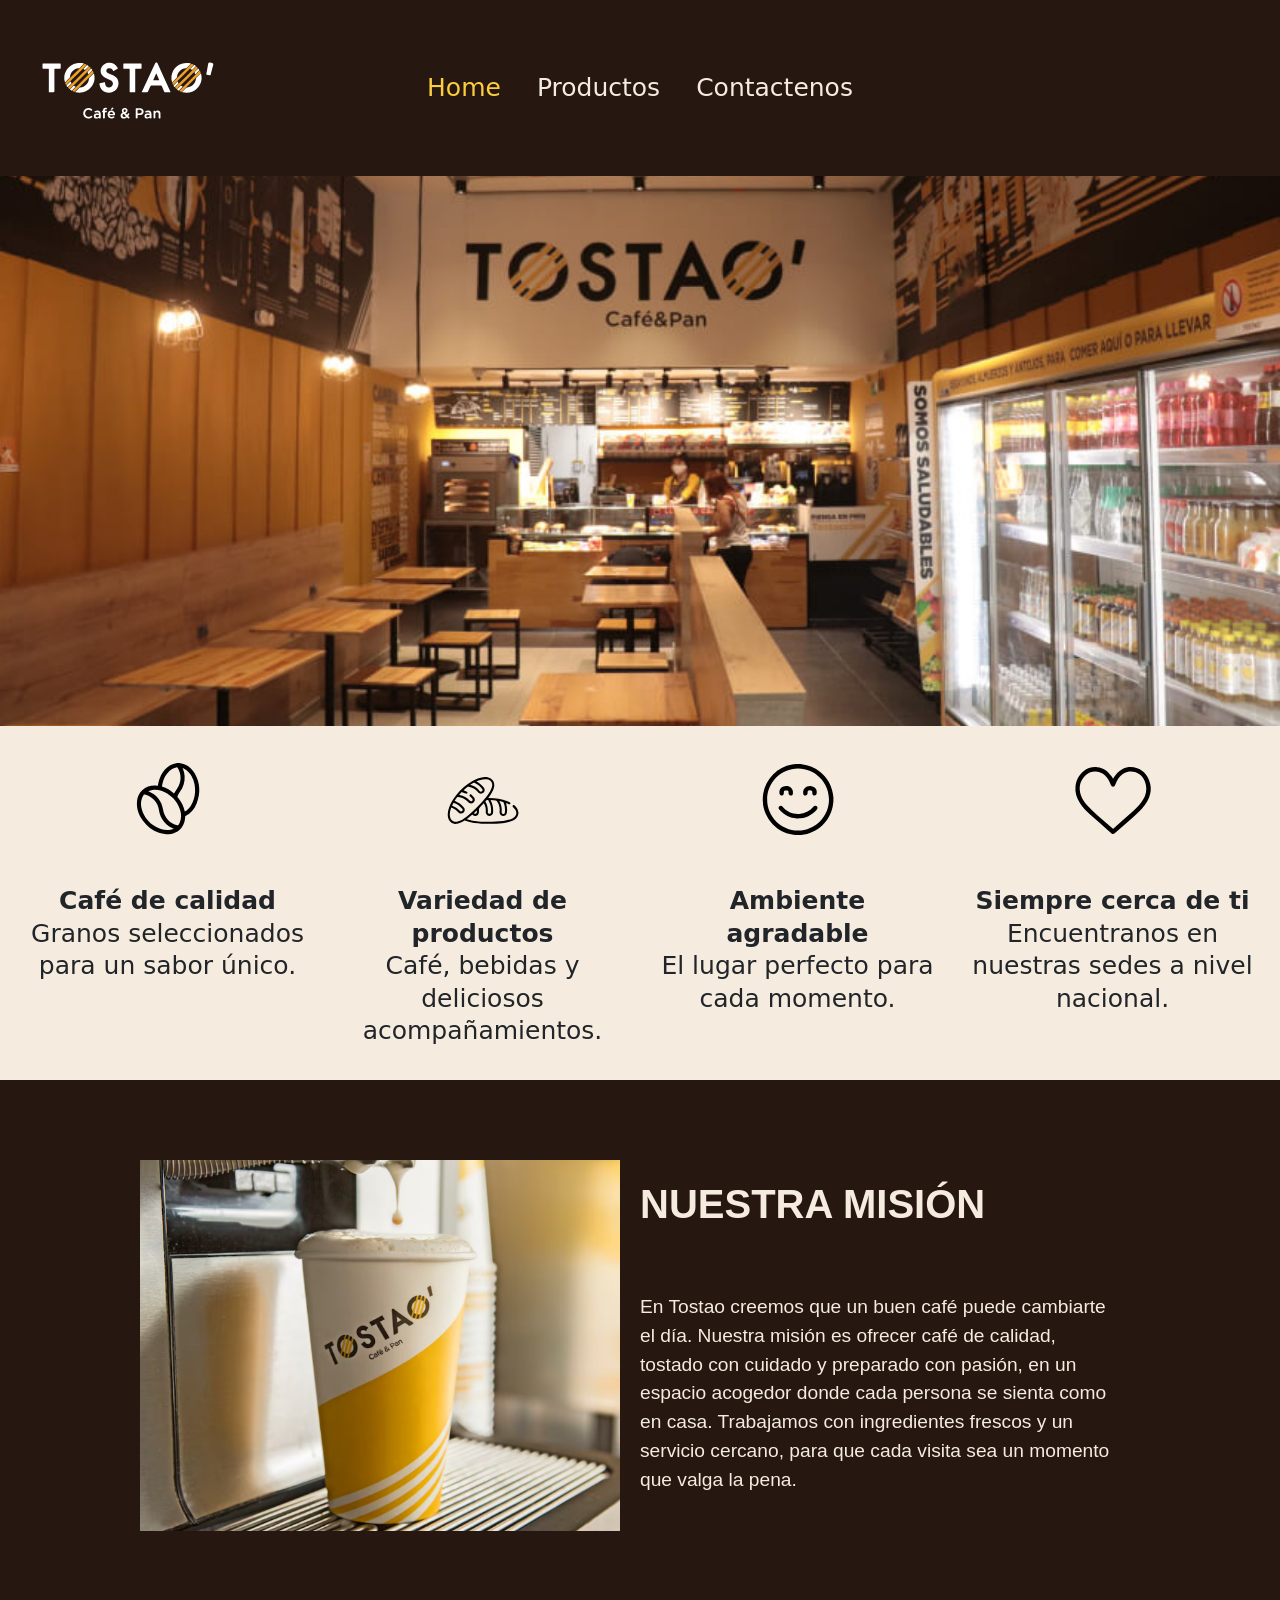
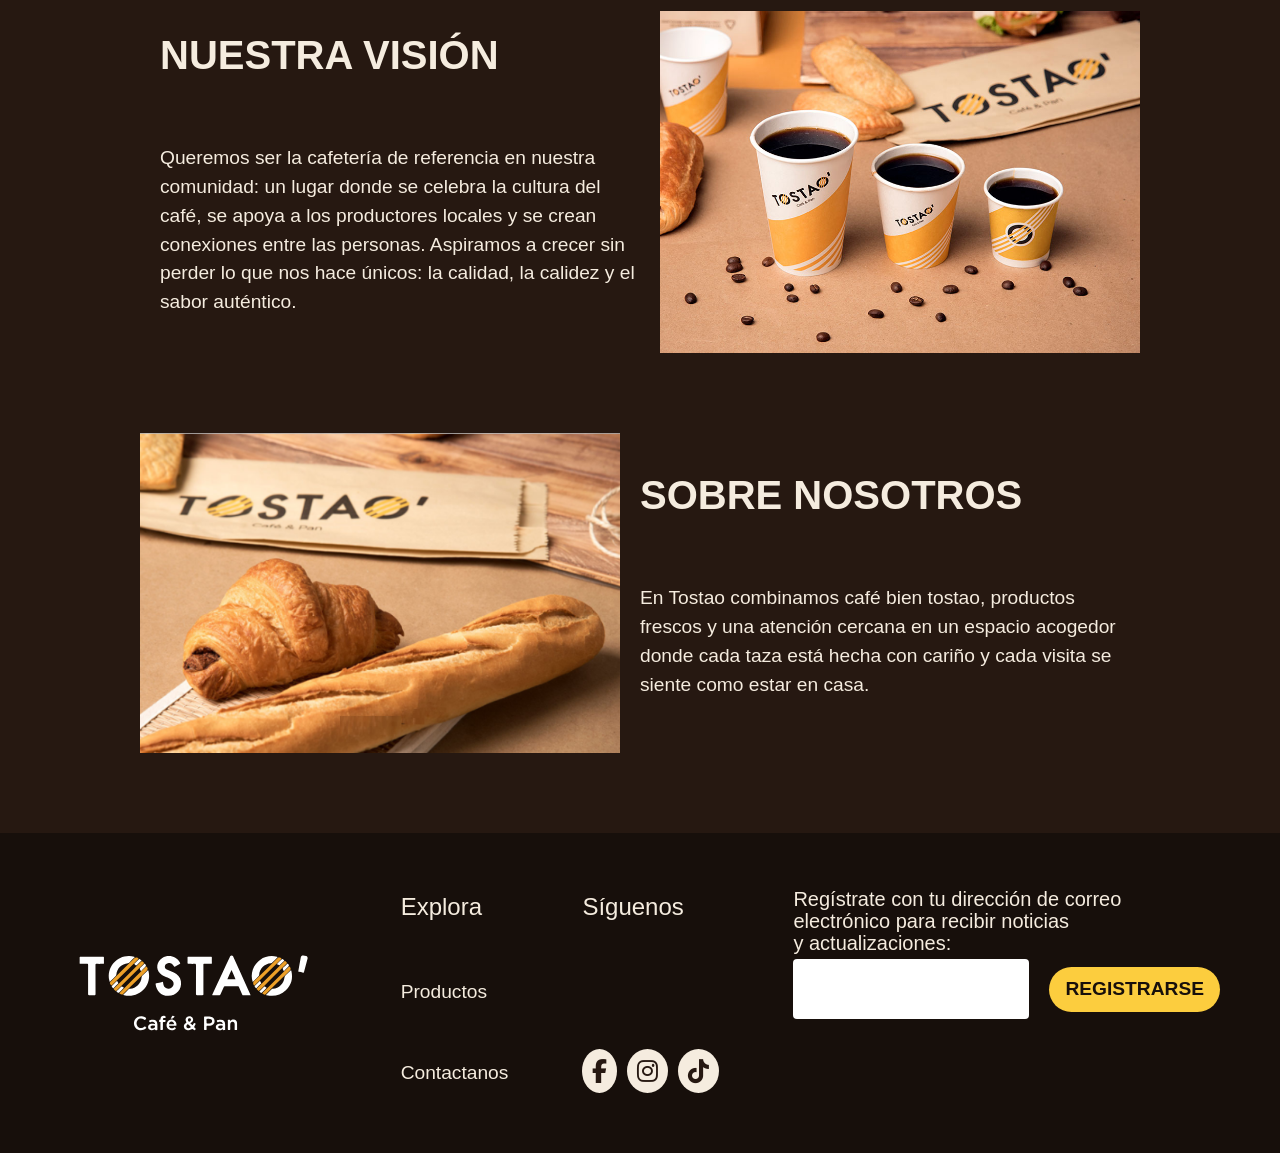
<file: index.html>
<!DOCTYPE html>
<html lang="es">
<head>
    <meta charset="UTF-8">
    <meta name="viewport" content="width=device-width, initial-scale=1.0">
    <title>TOSTAO</title>
    <link rel="stylesheet" href="styles.css">
    <link href="https://cdn.jsdelivr.net/npm/bootstrap@5.0.2/dist/css/bootstrap.min.css" rel="stylesheet" integrity="sha384-EVSTQN3/azprG1Anm3QDgpJLIm9Nao0Yz1ztcQTwFspd3yD65VohhpuuCOmLASjC" crossorigin="anonymous">
    <link rel="stylesheet" href="https://cdnjs.cloudflare.com/ajax/libs/font-awesome/6.5.1/css/all.min.css" integrity="sha512-..." crossorigin="anonymous" referrerpolicy="no-referrer" />
    
</head>
<body class="body">

    <!-- Nav -->
    <nav class="navbar navbar-expand-lg navbar-dark navbar-custom">
        <div class="container-fluid">

            <a class="navbar-brand ms-3 me-4" href="#">
                <img src="IMG/LOGO_HEADER.svg" class="logo-img">
            </a>

            <button class="navbar-toggler" type="button" data-bs-toggle="collapse" data-bs-target="#navbarContenido">
                <span class="navbar-toggler-icon"></span>
            </button>

            <div class="collapse navbar-collapse" id="navbarContenido">
               
                <ul class="navbar-nav">
                    <li class="nav-item">
                        <a class="nav-link disabled item-amarillo" href="#" aria-disabled="true">Home</a>
                    </li>
                        <li class="nav-item">
                            <a class="nav-link" href="productos.html">Productos</a>
                    </li>
                        <li class="nav-item">
                            <a class="nav-link" href="contactenos.html">Contactenos</a>
                    </li>
                </ul>
            </div>
        </div>
    </nav>

    <!-- banner -->
    <div class="banner">
        <div class="media-image">
            <img src="IMG/BANNER.jpg" alt="banner">
        </div>

    </div>

    <!-- imagenes bajo del banner -->
    <section class="caracteristicas">
        <div class="caracteristica">
            <img src="IMG/CAFE.svg" alt="Cafe">
            <h3>
                <BR><b>
                    Café de calidad
                <BR></b>
                    Granos seleccionados para un sabor único.
            </h3>
        </div>

        <div class="caracteristica">
            <img src="IMG/PAN.svg" alt="Pan">
            <h3>
                <BR><b>
                    Variedad de productos
                <BR></b>
                    Café, bebidas y deliciosos acompañamientos.
            </h3>
        </div>

        <div class="caracteristica">
            <img src="IMG/FELIZ.svg" alt="Feliz">
            <h3>
                <BR><b>
                    Ambiente agradable
                <BR></b>
                    El lugar perfecto para cada momento.
            </h3>
        </div>

        <div class="caracteristica">
            <img src="IMG/CORAZON.svg" alt="Corazon">
            <h3>
                <BR><b>
                    Siempre cerca de ti
                <BR></b>
                    Encuentranos en nuestras sedes a nivel nacional.
            </h3>
        </div>
    </section>

    <!-- imagen-mision-txt -->

    <div class="empresa-container">
        <div class="empresa-image">
            <img src="IMG/MISION.png" alt="Mision">
        </div>
        <div class="empresa-text">
            <h1>NUESTRA MISI&Oacute;N</h1>
            <br>
            <br>
             <p>
                En Tostao creemos que un buen café puede cambiarte el día. Nuestra misión es ofrecer café de calidad, tostado con cuidado y preparado con pasión, en un espacio acogedor donde cada persona se sienta como en casa. Trabajamos con ingredientes frescos y un servicio cercano, para que cada visita sea un momento que valga la pena.
            </p>
        </div>
    </div>


    <!-- imagen-vision-txt -->

    <div class="empresa-container">        
        <div class="empresa-text">
            <h1>NUESTRA VISI&Oacute;N</h1>
            <br>
            <br>
             <p>
                Queremos ser la cafetería de referencia en nuestra comunidad: un lugar donde se celebra la cultura del café, se apoya a los productores locales y se crean conexiones entre las personas. Aspiramos a crecer sin perder lo que nos hace únicos: la calidad, la calidez y el sabor auténtico. 
            </p>
        </div>
        <div class="empresa-image">
            <img src="IMG/VISION.png" alt="Vision">
        </div>
    </div>

    <!-- imagen-nosotros-txt -->
    <div class="empresa-container">
        <div class="empresa-image">
            <img src="IMG/SOBRE NOSOTROS.png" alt="Nosotros">
        </div>
        <div class="empresa-text">
            <h1>SOBRE NOSOTROS</h1>
            <br>
            <br>
             <p>
                En Tostao combinamos café bien tostao, productos frescos y una atención cercana en un espacio acogedor donde cada taza está hecha con cariño y cada visita se siente como estar en casa.
            </p>
        </div>
    </div>

    <!-- footer -->
    <footer class="footer">
        <!-- Logo -->
        <div class="footer-logo">
            <img src="IMG/LOGO_FOOTER.svg" alt="Logo">
        </div>

        <!-- Columna 1 -->
        <div class="footer-column">
            <h4>Explora</h4>
            <p><a class="nav-link" href="productos.html">Productos</a></p>
            <p><a class="nav-link" href="contactenos.html">Contactanos</a></p>
        </div>

        <!-- Columna 2 -->
        <div class="footer-column social-column">
            <h4>Síguenos</h4>
            <div class="social-icons">
            <a href="https://www.facebook.com/tostaocafeypan" target="_blank"><i class="fab fa-facebook-f"></i></a>
            <a href="https://www.instagram.com/tostaocafeypan/" target="_blank"><i class="fab fa-instagram"></i></a>
            <a href="https://www.tiktok.com/@tostaocafeypan" target="_blank"><i class="fab fa-tiktok"></i></a>
            </div>
        </div>

        <!-- Registro de correo -->
        <div class="footer-signup">
            <p>Regístrate con tu dirección de correo</p>
            <p>electrónico para recibir noticias</p>
            <p>y actualizaciones:</p>
            <form>
                <input type="email" id="email" placeholder="">
                <button type="submit">REGISTRARSE</button>
            </form>
        </div>
    </footer>

    <!-- Bootstrap JS -->
    <script src="https://cdn.jsdelivr.net/npm/bootstrap@5.3.2/dist/js/bootstrap.bundle.min.js"></script>

</body>
</html>
</file>
<file: styles.css>
:root {
  --color-header: #261811;
  --color-claro: #F5ECDF;
  --color-fondo: #261811;
  --color-footer: #170F0B;
  --font-family: 'Montserrat', sans-serif;
  --Botones_resaltar: #FCCD3E;
  --color-icon: #fe5e1e;
  
}

/* body */

.body {
  background-color: var(--color-fondo);
}

/* nav */

.navbar-custom {
    position: relative;
    background-color:var(--color-header) !important;
    font-size: 25px;
}

/* Logo */
.navbar-brand {
    z-index: 2;
}

.logo-img {
    height: 150px;
    width: auto;
}


#navbarContenido {
    justify-content: center;
}

#navbarContenido .navbar-nav {
    position: absolute;
    left: 50%;
    transform: translateX(-50%);
    display: flex;
    flex-direction: row;
    gap: 20px;
}

.item-amarillo {
    color:var(--Botones_resaltar) !important;
}


.navbar-custom .nav-link{
    color: var(--color-claro);
    font: weight 100px;
}

.navbar-custom .nav-link:hover{
    color:var(--color-texto);
}

/* banner */

.banner {
    width: 100%;
    height: 550px;
    overflow: hidden;
    margin-bottom: 0;
}

.media-image {
    width: 100%;
    height: 100%;
}

.media-image img {
    width: 100%;
    height: 100%;
    object-fit: cover;
    object-position: center;
    display: block;
}

/* Características */
.caracteristicas {
    display: grid;
    background-color: var(--color-claro);
    grid-template-columns: repeat(4, minmax(0, 1fr));
    gap: 20px;
    width: 100%;
    margin: 0 auto;
    padding: 20px;
    box-sizing: border-box;
}

.caracteristica {
    min-width: 0;
    text-align: center;
}

.caracteristica img {
    width: 40%;
    max-width: 140px;
    height: auto;
    aspect-ratio: 4 / 3;
    object-fit: cover;
    display: block;
    border-radius: 8px;
    padding: 0;
    margin: 10px auto 0;
}

.caracteristica h3 {
    font-size: 25px;
    line-height: 1.3;
    overflow-wrap: break-word;
    text-align: center;
    margin: 8px 0 12px;
    padding: 0 5px;
}


/* Contenedor principal empresa */
.empresa-container {
  display: flex; 
  align-items: stretch;   
  max-width: 1000px;       
  margin: 80px auto;
}

/* empresa Imagen */
.empresa-image {
  flex: 1;                
  overflow: hidden;       
}

.empresa-image img {
  width: 100%;            
  height: 100%;           
  object-fit: cover;      
  display: block;
}

/* empresa Texto */
.empresa-text {
  flex: 1;                
  padding: 20px;          
  display: flex;
  flex-direction: column;
  justify-content: center; 
  background-color: var(--color-fondo);
  p{
    color:var(--color-claro)};
    font-family: var(--font-family);
    font-size: larger;
  H1{
    font-weight: bolder;
    color: var(--color-claro);
  } 
}


/* Footer general */
.footer {
  display: flex;
  align-items: stretch;        
  justify-content: space-between;
  background-color: var(--color-footer);   
  color: var(--color-claro);
  padding: 60px 60px;
  flex-wrap: wrap;             
  gap: 20px;
  font-family: var(--font-family);
}

/* Logo */
.footer-logo {
  display: flex;               
  align-items: center;         
  justify-content: center;     
  min-width: 120px;            
}

.footer-logo img {
  height: 200px;               
  width: auto;                 
  object-fit: contain;         
  display: block;
}

/* Links del footer */
.footer-column a {
    color: var(--color-claro);             
    text-decoration: none;   
    transition: color 0.3s;
    font-size: larger;
}

.footer-column a:hover {
    color: var(--color-claro);          
}

/* Columnas de texto y social */
.footer-column {
  display: flex;
  flex-direction: column;
  justify-content: space-between;
  min-width: 100px;
}

/* Columna de redes sociales */
.social-column h3 {
  margin-bottom: 3px;
  font-size: 20px;
  font-weight: bold;
}

.social-icons {
  display: flex;
  gap: 10px;
  align-items: center;
}

.social-icons a {
  color: var(--color-fondo);                     
  font-size: 24px;
  background-color: var(--color-claro);       
  padding: 10px;
  border-radius: 50%;
  display: inline-flex;
  align-items: center;
  justify-content: center;
  transition: all 0.3s ease;
}

.social-icons a:hover {
  color: var(--color-icon);                  
  background-color: var(--color-claro);       
}

/* Texto dentro de columnas */
.footer-column p {
  margin: 5px 0;
}

/* Formulario de registro */
.footer-signup p {
  margin-bottom: 10px;
  font-size: 20px;
  line-height: 0.6;
}

.footer-signup form {
  display: flex;               
  gap: 20px;                  
  align-items: center;         
}

.footer-signup input[type="email"] {
  padding: 18px;
  border: none;
  border-radius: 4px;
  flex: 1;                     
}

.footer-signup button {
  padding: 8px 16px;
  font-size: larger;
  font-weight: 600;
  border: none;
  border-radius: 30px;
  background-color: var(--Botones_resaltar);
  color:var(--color-footer);
  cursor: pointer;
  white-space: nowrap;
}

/* Responsive */
@media (max-width: 768px) {
  .footer {
    flex-direction: column;
    align-items: flex-start;
  }
  
  .social-icons {
    flex-direction: row;
    margin: 10px 0;
  }

  .footer-signup form {
    width: 100%;
  }
}

@media (max-width: 480px) {
  .footer-signup form {
    flex-direction: column;    
  }

  .footer-signup input[type="email"],
  .footer-signup button {
    width: 100%;
  }
}

@media (max-width: 991.98px) {
    #navbarContenido .navbar-nav {
        position: static;
        transform: none;
        flex-direction: column;
        gap: 0;
    }

    #navbarContenido {
        justify-content: flex-start;
    }
}

/* Pantallas menores de 950px */
@media (max-width: 950px) {
    .caracteristicas {
        grid-template-columns: repeat(2, minmax(0, 1fr));
        gap: 20px;
        padding: 20px;
    }

    .caracteristica h3 {
        font-size: 21px;
    }

    .caracteristica img {
        width: 45%;
    }
}

/* Celulares */
@media (max-width: 480px) {
    .caracteristicas {
        grid-template-columns: 1fr;
        gap: 15px;
        padding: 15px;
    }

    .caracteristica h3 {
        font-size: 20px;
    }

    .caracteristica img {
        width: 35%;
    }
}
</file>
